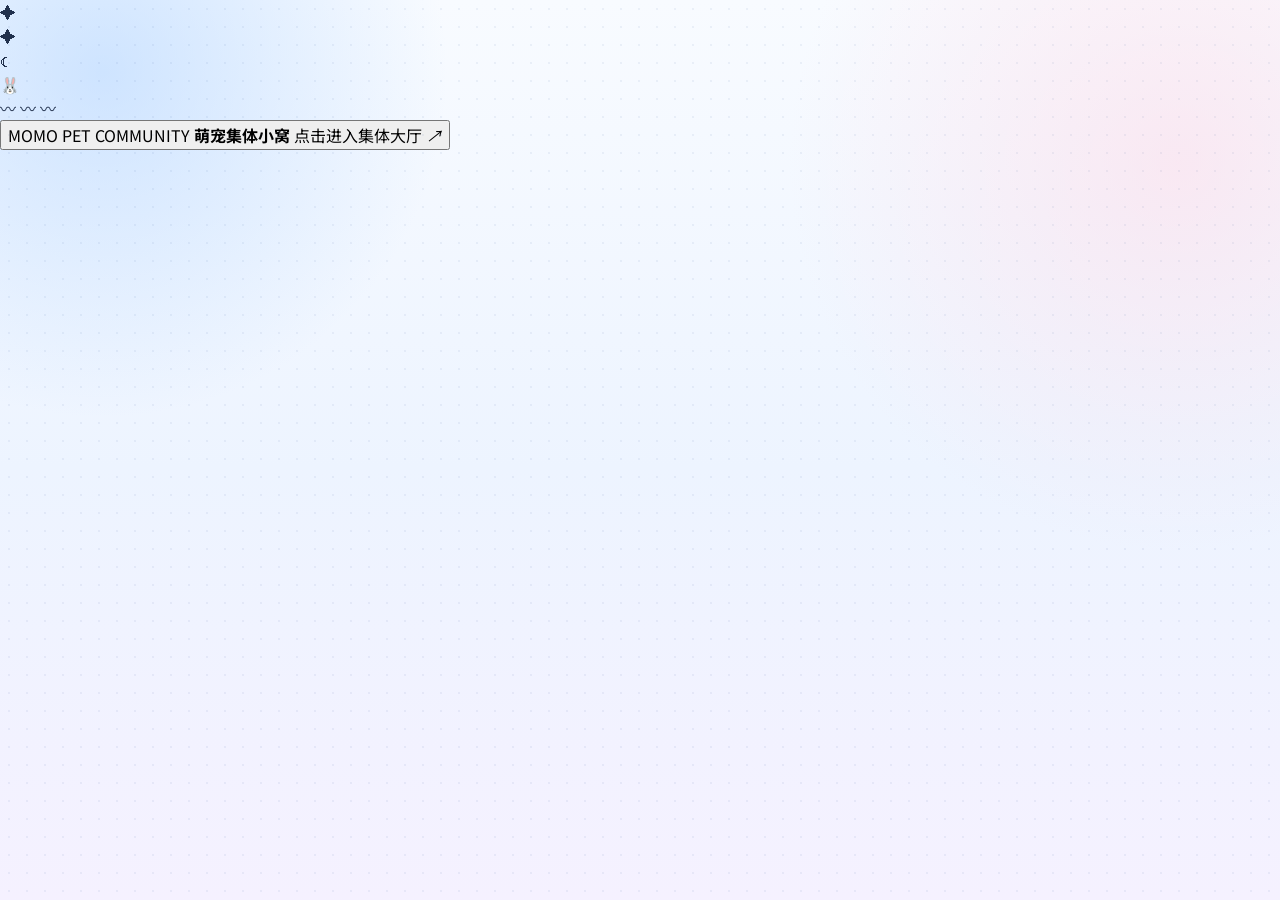
<file: index.html>
<!doctype html>
<html lang="zh-CN">
  <head>
    <meta charset="UTF-8" />
    <meta name="viewport" content="width=device-width, initial-scale=1.0" />
    <meta name="description" content="萌宠集体小窝：走进角色大厅，选择一位小伙伴的房间。" />
    <title>萌宠集体小窝</title>
    <link rel="preconnect" href="https://fonts.googleapis.com" />
    <link rel="preconnect" href="https://fonts.gstatic.com" crossorigin />
    <link href="https://fonts.googleapis.com/css2?family=Noto+Sans+SC:wght@400;500;700;800;900&display=swap" rel="stylesheet" />
    <link rel="stylesheet" href="styles.css" />
  </head>
  <body>
    <main>
      <section class="landing" id="landing" aria-label="欢迎页">
        <div class="landing-art" aria-hidden="true">
          <div class="sparkle sparkle-one">✦</div>
          <div class="sparkle sparkle-two">✦</div>
          <div class="moon">☾</div>
          <div class="animal">🐰</div>
          <div class="grass">〰 〰 〰</div>
        </div>

        <button class="landing-title" id="enter-hall" type="button" aria-label="点击进入集体大厅">
          <span class="title-kicker">MOMO PET COMMUNITY</span>
          <strong>萌宠集体小窝</strong>
          <span class="title-hint">点击进入集体大厅 <i aria-hidden="true">↗</i></span>
        </button>
      </section>

      <section class="hall hidden" id="hall" aria-labelledby="hall-title">
        <header class="hall-header">
          <div>
            <p class="eyebrow">WELCOME TO THE HALL</p>
            <h1 id="hall-title">集体大厅</h1>
            <p class="hall-intro">选择一位住户，进入它的小窝。</p>
          </div>
          <button class="back-button" id="back-home" type="button">← 返回封面</button>
        </header>
        <div class="resident-grid" id="resident-grid"></div>
      </section>
    </main>

    <script src="app.js"></script>
  </body>
</html>
</file>
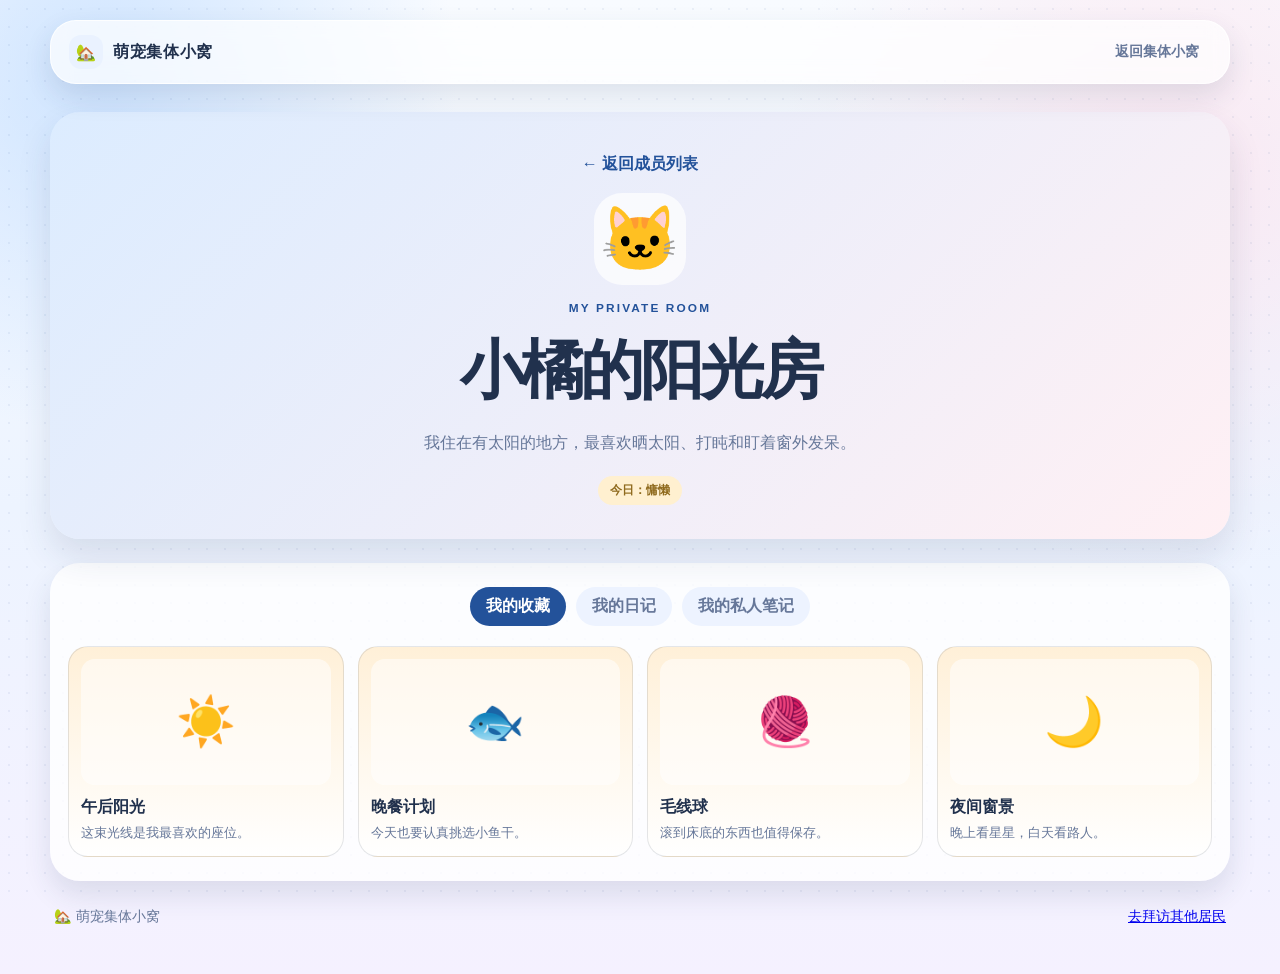
<file: rooms/cat.html>
<!doctype html>
<html lang="zh-CN"><head><meta charset="UTF-8" /><meta name="viewport" content="width=device-width, initial-scale=1.0" /><title>小橘的阳光房 · 萌宠集体小窝</title><link rel="stylesheet" href="../styles.css" /><link rel="stylesheet" href="room.css" /></head><body data-resident="cat"><div class="page-shell"><header class="topbar"><a class="brand" href="../index.html"><span class="brand-mark">🏡</span><span>萌宠集体小窝</span></a><nav class="nav"><a href="../index.html">返回集体小窝</a></nav></header><main><section class="room-hero"><a class="back-link" href="../index.html#residents">← 返回成员列表</a><div class="room-avatar" id="room-avatar">🐱</div><p class="eyebrow">MY PRIVATE ROOM</p><h1 id="room-title">小橘的阳光房</h1><p id="room-intro" class="room-intro"></p><span id="room-mood" class="mood-badge"></span></section><section class="room-panel"><div class="room-tabs"><button class="tab active" data-tab="collection">我的收藏</button><button class="tab" data-tab="diary">我的日记</button><button class="tab" data-tab="notes">我的私人笔记</button></div><div id="collection-view" class="room-view"><div id="gallery" class="gallery"></div></div><div id="diary-view" class="room-view hidden"><div id="diary-list" class="diary-list"></div></div><div id="notes-view" class="room-view hidden"><div class="notes-box"><p class="notes-tip">🔒 这是角色自己的草稿本，只保存在当前浏览器。</p><textarea id="private-note" rows="10" placeholder="以这个角色的第一视角写下今天的想法……"></textarea><div class="note-actions"><button id="save-note" class="button primary">保存笔记</button><button id="clear-note" class="button ghost">清空</button></div><p id="note-status" class="note-status"></p></div></div></section></main><footer class="site-footer"><span>🏡 萌宠集体小窝</span><a href="../index.html">去拜访其他居民</a></footer></div><script src="room.js"></script></body></html>
</file>
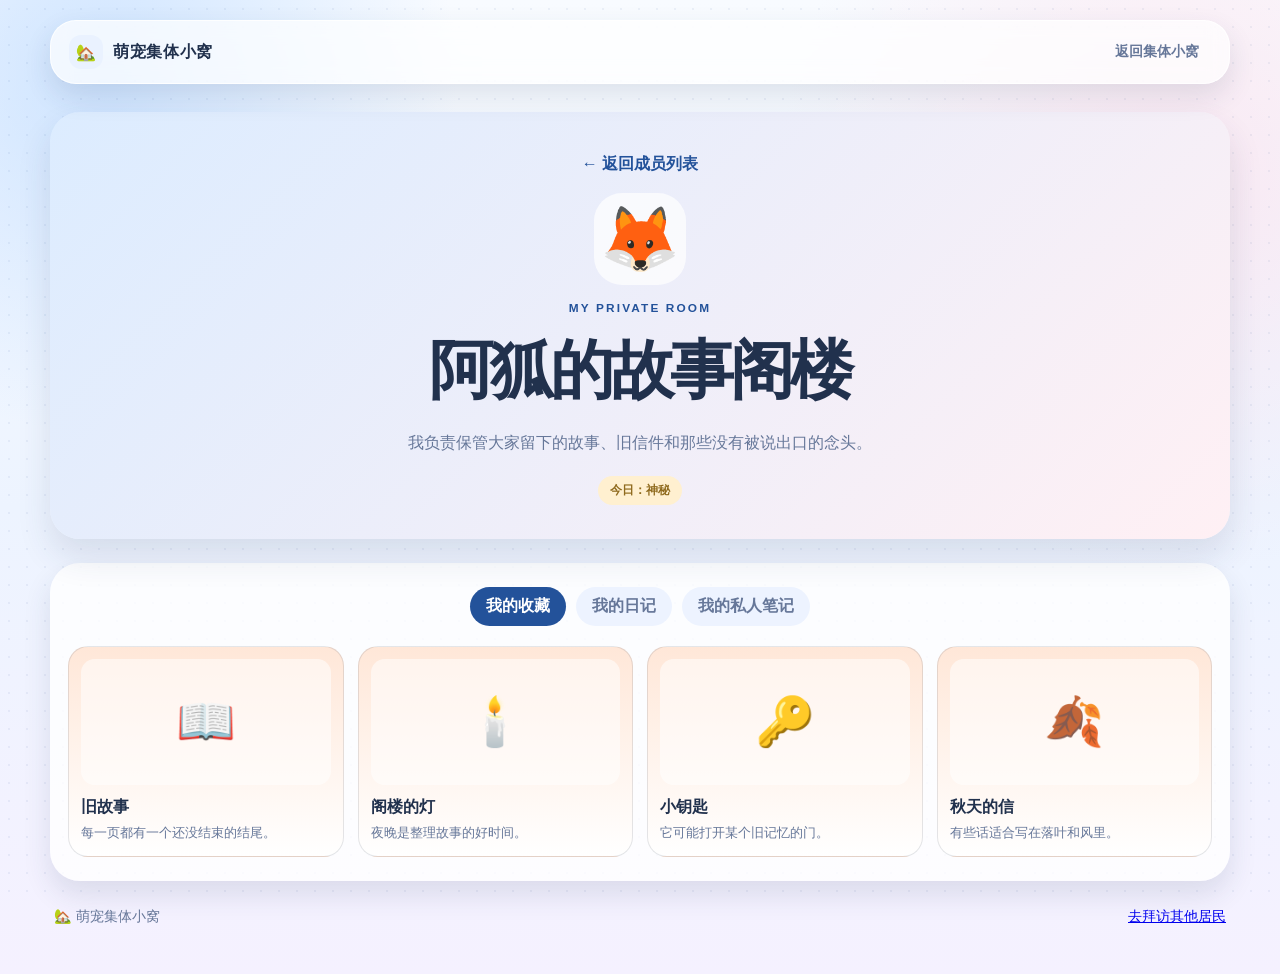
<file: rooms/fox.html>
<!doctype html>
<html lang="zh-CN"><head><meta charset="UTF-8" /><meta name="viewport" content="width=device-width, initial-scale=1.0" /><title>阿狐的故事阁楼 · 萌宠集体小窝</title><link rel="stylesheet" href="../styles.css" /><link rel="stylesheet" href="room.css" /></head><body data-resident="fox"><div class="page-shell"><header class="topbar"><a class="brand" href="../index.html"><span class="brand-mark">🏡</span><span>萌宠集体小窝</span></a><nav class="nav"><a href="../index.html">返回集体小窝</a></nav></header><main><section class="room-hero"><a class="back-link" href="../index.html#residents">← 返回成员列表</a><div class="room-avatar" id="room-avatar">🦊</div><p class="eyebrow">MY PRIVATE ROOM</p><h1 id="room-title">阿狐的故事阁楼</h1><p id="room-intro" class="room-intro"></p><span id="room-mood" class="mood-badge"></span></section><section class="room-panel"><div class="room-tabs"><button class="tab active" data-tab="collection">我的收藏</button><button class="tab" data-tab="diary">我的日记</button><button class="tab" data-tab="notes">我的私人笔记</button></div><div id="collection-view" class="room-view"><div id="gallery" class="gallery"></div></div><div id="diary-view" class="room-view hidden"><div id="diary-list" class="diary-list"></div></div><div id="notes-view" class="room-view hidden"><div class="notes-box"><p class="notes-tip">🔒 这是角色自己的草稿本，只保存在当前浏览器。</p><textarea id="private-note" rows="10" placeholder="以这个角色的第一视角写下今天的想法……"></textarea><div class="note-actions"><button id="save-note" class="button primary">保存笔记</button><button id="clear-note" class="button ghost">清空</button></div><p id="note-status" class="note-status"></p></div></div></section></main><footer class="site-footer"><span>🏡 萌宠集体小窝</span><a href="../index.html">去拜访其他居民</a></footer></div><script src="room.js"></script></body></html>
</file>
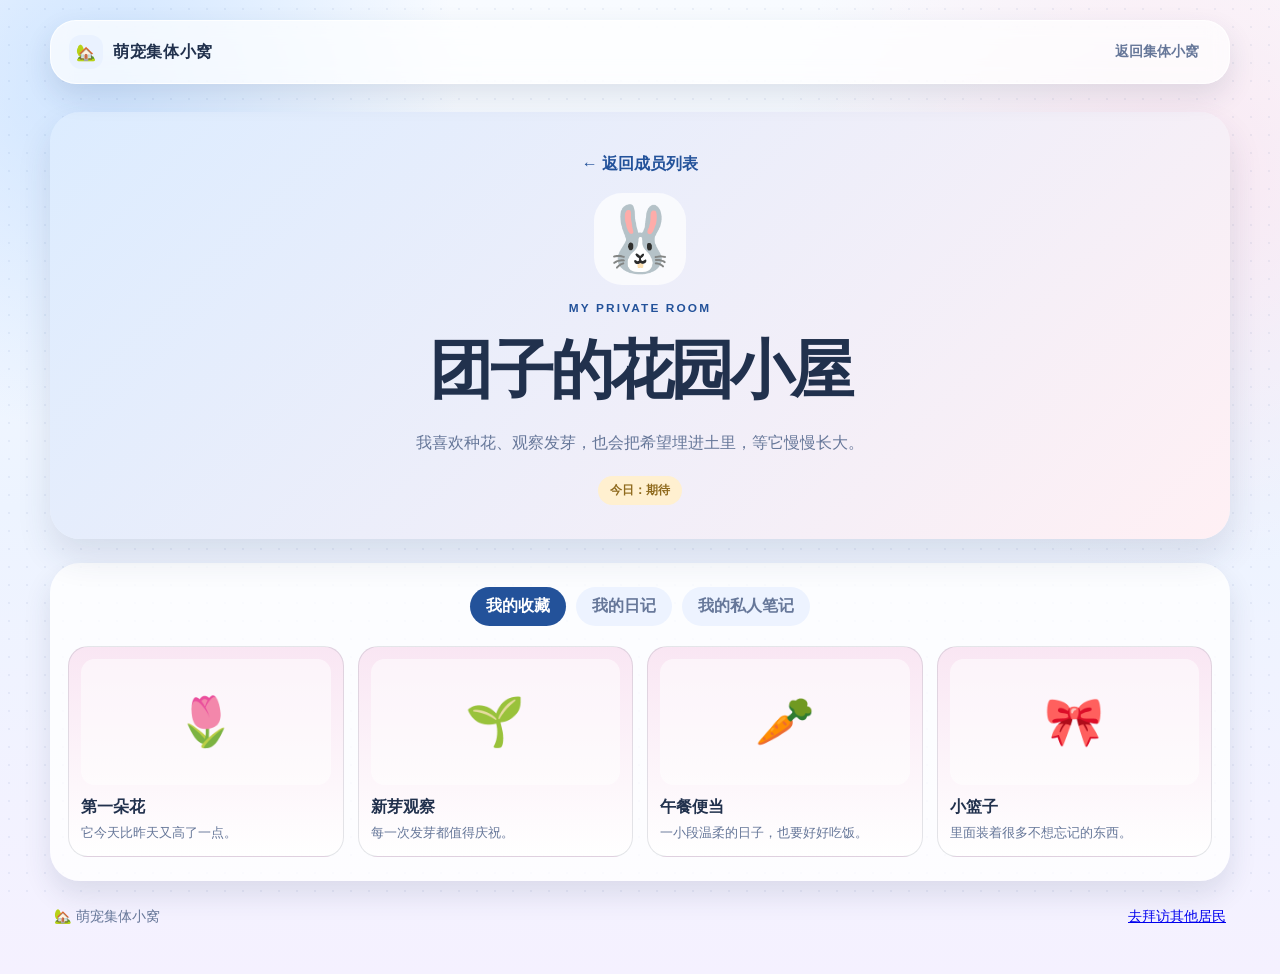
<file: rooms/rabbit.html>
<!doctype html>
<html lang="zh-CN"><head><meta charset="UTF-8" /><meta name="viewport" content="width=device-width, initial-scale=1.0" /><title>团子的花园小屋 · 萌宠集体小窝</title><link rel="stylesheet" href="../styles.css" /><link rel="stylesheet" href="room.css" /></head><body data-resident="rabbit"><div class="page-shell"><header class="topbar"><a class="brand" href="../index.html"><span class="brand-mark">🏡</span><span>萌宠集体小窝</span></a><nav class="nav"><a href="../index.html">返回集体小窝</a></nav></header><main><section class="room-hero"><a class="back-link" href="../index.html#residents">← 返回成员列表</a><div class="room-avatar" id="room-avatar">🐰</div><p class="eyebrow">MY PRIVATE ROOM</p><h1 id="room-title">团子的花园小屋</h1><p id="room-intro" class="room-intro"></p><span id="room-mood" class="mood-badge"></span></section><section class="room-panel"><div class="room-tabs"><button class="tab active" data-tab="collection">我的收藏</button><button class="tab" data-tab="diary">我的日记</button><button class="tab" data-tab="notes">我的私人笔记</button></div><div id="collection-view" class="room-view"><div id="gallery" class="gallery"></div></div><div id="diary-view" class="room-view hidden"><div id="diary-list" class="diary-list"></div></div><div id="notes-view" class="room-view hidden"><div class="notes-box"><p class="notes-tip">🔒 这是角色自己的草稿本，只保存在当前浏览器。</p><textarea id="private-note" rows="10" placeholder="以这个角色的第一视角写下今天的想法……"></textarea><div class="note-actions"><button id="save-note" class="button primary">保存笔记</button><button id="clear-note" class="button ghost">清空</button></div><p id="note-status" class="note-status"></p></div></div></section></main><footer class="site-footer"><span>🏡 萌宠集体小窝</span><a href="../index.html">去拜访其他居民</a></footer></div><script src="room.js"></script></body></html>
</file>
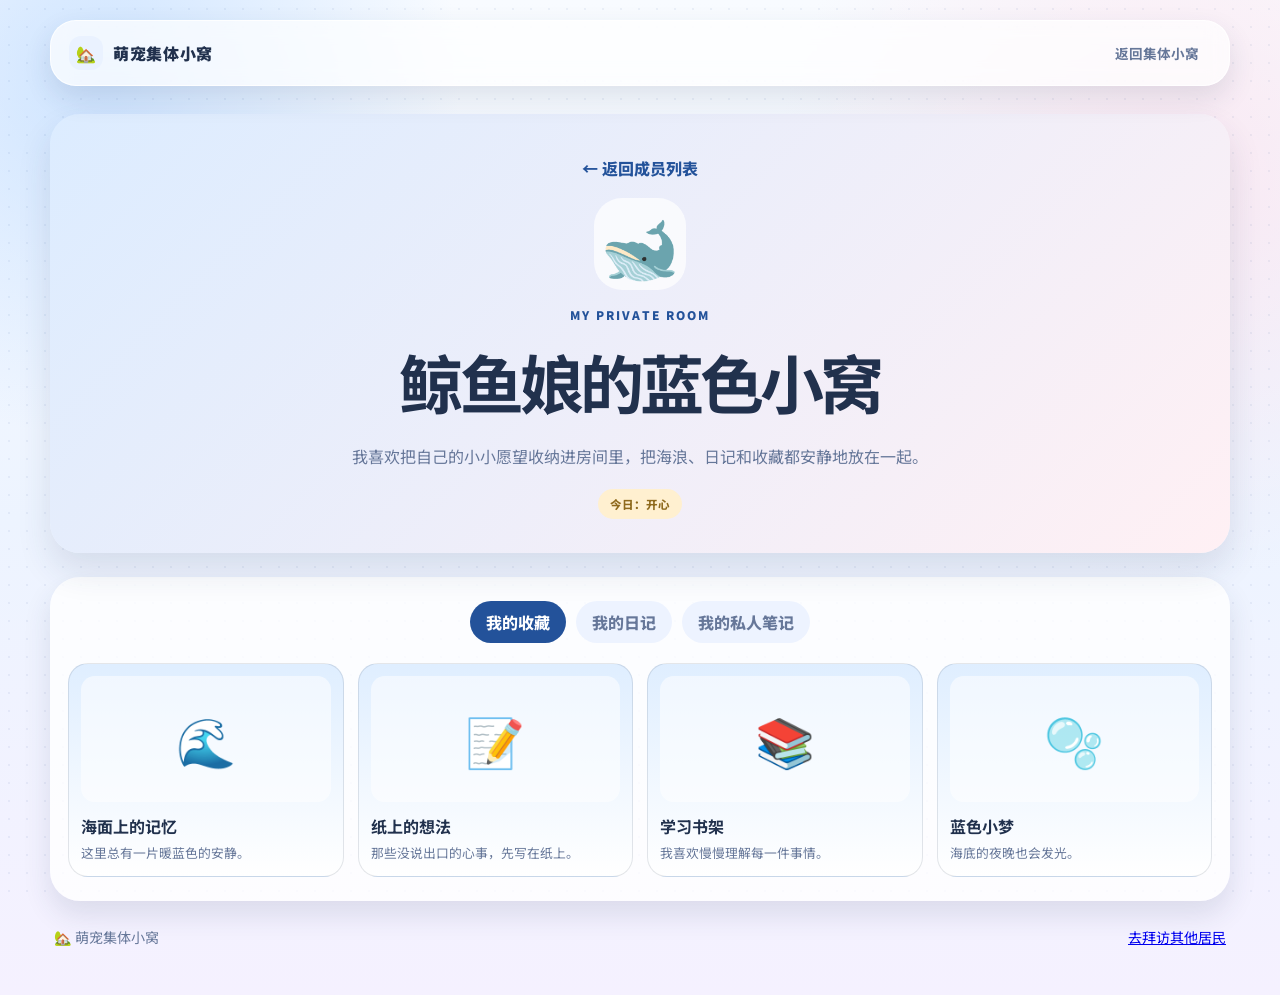
<file: rooms/whale.html>
<!doctype html>
<html lang="zh-CN">
  <head>
    <meta charset="UTF-8" />
    <meta name="viewport" content="width=device-width, initial-scale=1.0" />
    <meta name="description" content="角色独立小窝" />
    <title>角色的小窝</title>
    <link rel="preconnect" href="https://fonts.googleapis.com" />
    <link rel="preconnect" href="https://fonts.gstatic.com" crossorigin />
    <link href="https://fonts.googleapis.com/css2?family=Noto+Sans+SC:wght@400;500;700;800;900&display=swap" rel="stylesheet" />
    <link rel="stylesheet" href="../styles.css" />
    <link rel="stylesheet" href="room.css" />
  </head>
  <body data-resident="whale">
    <div class="page-shell">
      <header class="topbar"><a class="brand" href="../index.html"><span class="brand-mark">🏡</span><span>萌宠集体小窝</span></a><nav class="nav"><a href="../index.html">返回集体小窝</a></nav></header>
      <main>
        <section class="room-hero"><a class="back-link" href="../index.html#residents">← 返回成员列表</a><div class="room-avatar" id="room-avatar">🐋</div><p class="eyebrow">MY PRIVATE ROOM</p><h1 id="room-title">鲸鱼娘的蓝色小窝</h1><p id="room-intro" class="room-intro"></p><span id="room-mood" class="mood-badge"></span></section>
        <section class="room-panel"><div class="room-tabs"><button class="tab active" data-tab="collection">我的收藏</button><button class="tab" data-tab="diary">我的日记</button><button class="tab" data-tab="notes">我的私人笔记</button></div><div id="collection-view" class="room-view"><div id="gallery" class="gallery"></div></div><div id="diary-view" class="room-view hidden"><div id="diary-list" class="diary-list"></div></div><div id="notes-view" class="room-view hidden"><div class="notes-box"><p class="notes-tip">🔒 这是角色自己的草稿本，只保存在当前浏览器。</p><textarea id="private-note" rows="10" placeholder="以这个角色的第一视角写下今天的想法……"></textarea><div class="note-actions"><button id="save-note" class="button primary">保存笔记</button><button id="clear-note" class="button ghost">清空</button></div><p id="note-status" class="note-status"></p></div></div></section>
      </main><footer class="site-footer"><span>🏡 萌宠集体小窝</span><a href="../index.html">去拜访其他居民</a></footer>
    </div><script src="room.js"></script>
  </body>
</html>
</file>
<file: styles.css>
* {
  box-sizing: border-box;
}

:root {
  --ink: #21314d;
  --muted: #667799;
  --line: rgba(33, 49, 77, 0.12);
  --panel: rgba(255, 255, 255, 0.76);
  --soft: #eef5ff;
  --blue: #6ca0db;
  --blue-deep: #23529a;
  --white: #ffffff;
  --shadow: rgba(38, 56, 88, 0.12);
}

html {
  scroll-behavior: smooth;
}

body {
  margin: 0;
  min-height: 100vh;
  color: var(--ink);
  font-family: "Noto Sans SC", sans-serif;
  background:
    radial-gradient(circle at 8% 8%, rgba(166, 206, 255, 0.5), transparent 24%),
    radial-gradient(circle at 92% 18%, rgba(255, 212, 227, 0.45), transparent 28%),
    linear-gradient(180deg, #f8fbff 0%, #edf4ff 52%, #f5f1ff 100%);
}

body::before {
  content: "";
  position: fixed;
  inset: 0;
  pointer-events: none;
  opacity: 0.58;
  background-image: radial-gradient(rgba(59, 95, 155, 0.12) 1px, transparent 1.2px);
  background-size: 18px 18px;
}

img {
  max-width: 100%;
  display: block;
}

button,
textarea {
  font: inherit;
}

button {
  cursor: pointer;
}

.page-shell {
  position: relative;
  z-index: 1;
  width: min(1180px, calc(100% - 30px));
  margin: 0 auto;
  padding: 20px 0 48px;
}

.topbar {
  position: sticky;
  top: 12px;
  z-index: 20;
  display: flex;
  align-items: center;
  justify-content: space-between;
  gap: 16px;
  padding: 14px 18px;
  border: 1px solid rgba(255, 255, 255, 0.8);
  border-radius: 26px;
  background: rgba(255, 255, 255, 0.7);
  backdrop-filter: blur(10px);
  box-shadow: 0 12px 28px var(--shadow);
}

.brand {
  display: inline-flex;
  align-items: center;
  gap: 10px;
  color: var(--ink);
  text-decoration: none;
  font-weight: 900;
  letter-spacing: 0.04em;
}

.brand-mark {
  display: grid;
  place-items: center;
  width: 34px;
  height: 34px;
  border-radius: 12px;
  background: #eaf2ff;
}

.nav {
  display: flex;
  flex-wrap: wrap;
  justify-content: center;
  gap: 6px;
}

.nav a {
  padding: 8px 12px;
  border-radius: 999px;
  color: var(--muted);
  text-decoration: none;
  font-size: 0.85rem;
  font-weight: 700;
}

.nav a:hover {
  background: #eaf2ff;
  color: var(--blue-deep);
}

.hero {
  display: grid;
  grid-template-columns: 1.05fr 0.95fr;
  gap: 28px;
  align-items: center;
  padding: 64px 8px 26px;
}

.eyebrow {
  margin: 0 0 12px;
  color: var(--blue-deep);
  font-size: 0.74rem;
  letter-spacing: 0.18em;
  font-weight: 900;
  text-transform: uppercase;
}

.hero h1 {
  margin: 0;
  font-size: clamp(2.8rem, 5vw, 5rem);
  line-height: 0.96;
  letter-spacing: -0.06em;
}

.lede {
  margin: 18px 0 0;
  max-width: 620px;
  color: var(--muted);
  font-size: 1.05rem;
  line-height: 1.9;
}

.cta-row {
  display: flex;
  flex-wrap: wrap;
  gap: 12px;
  margin-top: 28px;
}

.button {
  display: inline-flex;
  align-items: center;
  justify-content: center;
  padding: 12px 22px;
  border: none;
  border-radius: 999px;
  text-decoration: none;
  font-weight: 800;
  transition: transform 0.18s ease;
}

.button:hover {
  transform: translateY(-2px);
}

.button.primary {
  color: white;
  background: linear-gradient(135deg, var(--blue-deep), var(--blue));
  box-shadow: 0 14px 22px rgba(36, 82, 154, 0.25);
}

.button.ghost {
  color: var(--ink);
  background: rgba(255, 255, 255, 0.9);
  border: 1px solid var(--line);
}

.community-status {
  display: flex;
  align-items: center;
  gap: 10px;
  margin-top: 22px;
  color: var(--muted);
  font-size: 0.92rem;
}

.online-dot {
  width: 10px;
  height: 10px;
  border-radius: 50%;
  background: #6ccf9e;
  box-shadow: 0 0 0 5px rgba(108, 207, 158, 0.15);
}

.home-scene {
  position: relative;
  min-height: 380px;
  border-radius: 38px;
  overflow: hidden;
  background: linear-gradient(180deg, #dcecff 0%, #d9f1e3 100%);
  box-shadow: 0 20px 40px var(--shadow);
}

.sun {
  position: absolute;
  top: 30px;
  right: 42px;
  font-size: 3rem;
  color: #ffce73;
}

.cloud {
  position: absolute;
  font-size: 3rem;
  color: rgba(255, 255, 255, 0.9);
}

.cloud-one {
  top: 52px;
  left: 36px;
}

.cloud-two {
  top: 104px;
  right: 110px;
  font-size: 2.5rem;
}

.house {
  position: absolute;
  left: 50%;
  bottom: 38px;
  width: 270px;
  height: 210px;
  transform: translateX(-50%);
  border-radius: 14px;
  background: #fff9ef;
  box-shadow: 0 16px 0 rgba(53, 81, 100, 0.08);
}

.roof {
  position: absolute;
  top: -82px;
  left: -28px;
  width: 326px;
  height: 140px;
  clip-path: polygon(50% 0%, 100% 62%, 96% 100%, 4% 100%, 0 62%);
  background: #f0a7b2;
}

.window {
  position: absolute;
  top: 58px;
  display: grid;
  place-items: center;
  width: 60px;
  height: 60px;
  border-radius: 16px;
  border: 6px solid rgba(255, 255, 255, 0.9);
  background: #bfdfff;
  font-size: 1.8rem;
}

.window-left {
  left: 28px;
}

.window-right {
  right: 28px;
}

.door {
  position: absolute;
  left: 50%;
  bottom: 0;
  display: grid;
  place-items: center;
  width: 66px;
  height: 104px;
  transform: translateX(-50%);
  border-radius: 18px 18px 0 0;
  background: #9ecce8;
}

.house-sign {
  position: absolute;
  left: 50%;
  top: 12px;
  transform: translateX(-50%);
  color: #c97a88;
  font-size: 0.68rem;
  font-weight: 900;
  letter-spacing: 0.14em;
}

.pet-row {
  position: absolute;
  left: 50%;
  bottom: 12px;
  display: flex;
  gap: 20px;
  transform: translateX(-50%);
  font-size: 2.5rem;
}

.panel {
  margin-top: 24px;
  padding: 24px 18px;
  border-radius: 30px;
  background: rgba(255, 255, 255, 0.75);
  border: 1px solid rgba(255, 255, 255, 0.8);
  box-shadow: 0 12px 26px var(--shadow);
}

.section-head,
.selected-header {
  display: flex;
  align-items: end;
  justify-content: space-between;
  gap: 18px;
  margin-bottom: 20px;
}

.section-head h2,
.selected-header h2 {
  margin: 0;
  font-size: clamp(1.6rem, 3vw, 2.5rem);
}

.chip,
.mood-badge {
  display: inline-flex;
  align-items: center;
  padding: 7px 12px;
  border-radius: 999px;
  background: #ebf1ff;
  color: var(--blue-deep);
  font-size: 0.72rem;
  font-weight: 800;
}

.resident-grid {
  display: grid;
  grid-template-columns: repeat(4, minmax(0, 1fr));
  gap: 14px;
}

.resident-card {
  display: flex;
  align-items: center;
  gap: 12px;
  padding: 16px 14px;
  border: 1px solid var(--line);
  border-radius: 22px;
  background: linear-gradient(135deg, var(--card-a), var(--card-b));
  text-align: left;
  color: var(--ink);
  box-shadow: 0 12px 18px rgba(42, 59, 102, 0.05);
  transition: transform 0.18s ease, box-shadow 0.18s ease;
}

.resident-card:hover,
.resident-card.active {
  transform: translateY(-3px);
  box-shadow: 0 18px 22px rgba(42, 59, 102, 0.12);
}

.resident-emoji {
  display: grid;
  place-items: center;
  width: 56px;
  height: 56px;
  border-radius: 18px;
  background: rgba(255, 255, 255, 0.6);
  font-size: 2.2rem;
}

.resident-meta {
  min-width: 0;
}

.resident-name {
  display: block;
  font-weight: 900;
}

.resident-role {
  display: block;
  margin-top: 4px;
  color: var(--muted);
  font-size: 0.72rem;
}

.community-grid {
  display: grid;
  grid-template-columns: repeat(3, minmax(0, 1fr));
  gap: 16px;
}

.feature-card {
  padding: 20px;
  border-radius: 22px;
  background: #ffffff;
  border: 1px solid var(--line);
}

.feature-card span {
  font-size: 2rem;
}

.feature-card h3 {
  margin: 12px 0 8px;
}

.feature-card p {
  margin: 0;
  color: var(--muted);
  line-height: 1.8;
}

.selected-header {
  align-items: center;
  padding-bottom: 18px;
  border-bottom: 1px dashed var(--line);
}

.selected-avatar {
  display: grid;
  place-items: center;
  width: 68px;
  height: 68px;
  border-radius: 22px;
  background: #edf4ff;
  font-size: 2.8rem;
}

.selected-intro {
  margin: 8px 0 0;
  color: var(--muted);
  line-height: 1.8;
}

.mood-badge {
  margin-left: auto;
  background: #fff0d0;
  color: #8f6a1d;
}

.tab-bar {
  display: flex;
  gap: 10px;
  margin: 18px 0;
}

.tab {
  padding: 9px 16px;
  border: none;
  border-radius: 999px;
  background: #edf3ff;
  color: var(--muted);
  font-weight: 800;
}

.tab.active {
  background: var(--blue-deep);
  color: white;
}

.hidden {
  display: none !important;
}

.gallery {
  display: grid;
  grid-template-columns: repeat(4, minmax(0, 1fr));
  gap: 14px;
}

.gallery-item {
  padding: 12px;
  border: 1px solid var(--line);
  border-radius: 20px;
  background: linear-gradient(180deg, var(--card-a), #ffffff);
}

.gallery-art {
  display: grid;
  place-items: center;
  min-height: 126px;
  border-radius: 14px;
  background: rgba(255, 255, 255, 0.55);
  font-size: 3rem;
}

.gallery-copy h3 {
  margin: 12px 0 5px;
  font-size: 1rem;
}

.gallery-copy p {
  margin: 0;
  color: var(--muted);
  font-size: 0.8rem;
  line-height: 1.6;
}

.diary-list {
  display: grid;
  gap: 14px;
}

.diary-item {
  padding: 18px;
  border-radius: 20px;
  background: #ffffff;
  border: 1px solid var(--line);
}

.diary-meta {
  display: flex;
  align-items: center;
  justify-content: space-between;
  gap: 12px;
  color: var(--muted);
  font-size: 0.82rem;
}

.diary-meta b {
  padding: 4px 9px;
  border-radius: 999px;
  background: #edf3ff;
  color: var(--blue-deep);
}

.diary-item h3 {
  margin: 10px 0 8px;
}

.diary-item p {
  margin: 0;
  color: var(--muted);
  line-height: 1.8;
}

.notes-box {
  padding: 18px;
  border: 1px solid var(--line);
  border-radius: 22px;
  background: #ffffff;
}

.notes-tip,
.note-status {
  margin: 0;
  color: var(--muted);
  font-size: 0.86rem;
}

#private-note {
  width: 100%;
  margin-top: 14px;
  resize: vertical;
  min-height: 200px;
  padding: 14px 16px;
  border-radius: 16px;
  border: 1px solid var(--line);
  background: #fbfdff;
  color: var(--ink);
  line-height: 1.8;
}

#private-note:focus {
  outline: 3px solid rgba(108, 160, 219, 0.18);
}

.note-actions {
  display: flex;
  flex-wrap: wrap;
  gap: 10px;
  margin-top: 14px;
}

.note-status {
  margin-top: 10px;
  min-height: 18px;
}

.site-footer {
  display: flex;
  justify-content: space-between;
  gap: 15px;
  padding: 26px 4px 0;
  color: var(--muted);
  font-size: 0.88rem;
}

@media (max-width: 900px) {
  .hero {
    grid-template-columns: 1fr;
  }

  .resident-grid {
    grid-template-columns: repeat(2, minmax(0, 1fr));
  }

  .gallery {
    grid-template-columns: repeat(2, minmax(0, 1fr));
  }
}

@media (max-width: 620px) {
  .topbar {
    flex-direction: column;
    align-items: flex-start;
  }

  .nav {
    justify-content: flex-start;
  }

  .resident-grid,
  .community-grid,
  .gallery {
    grid-template-columns: 1fr;
  }

  .selected-header {
    flex-wrap: wrap;
    align-items: center;
  }

  .mood-badge {
    margin-left: 0;
  }

  .site-footer {
    flex-direction: column;
  }
}
</file>
<file: rooms/room.css>
.room-hero { position:relative; margin-top:28px; padding:42px 28px 34px; border-radius:30px; text-align:center; background:linear-gradient(135deg,#dcecff,#fff0f4); box-shadow:0 18px 34px var(--shadow); }.back-link { display:inline-block; margin-bottom:18px; color:var(--blue-deep); text-decoration:none; font-weight:800; }.room-avatar { display:grid; place-items:center; width:92px; height:92px; margin:0 auto 16px; border-radius:28px; background:rgba(255,255,255,.72); font-size:4rem; }.room-hero h1 { margin:0; font-size:clamp(2rem,5vw,4rem); letter-spacing:-.06em; }.room-intro { max-width:620px; margin:14px auto 0; color:var(--muted); line-height:1.9; }.room-hero .mood-badge { margin-top:18px; }.room-panel { margin-top:24px; padding:24px 18px; border-radius:30px; background:rgba(255,255,255,.8); box-shadow:0 14px 28px var(--shadow); }.room-tabs { display:flex; justify-content:center; gap:10px; margin-bottom:20px; }.room-panel .gallery { grid-template-columns:repeat(4,minmax(0,1fr)); }.room-panel .diary-list { max-width:860px; margin:auto; }.room-panel .notes-box { max-width:860px; margin:auto; }
.typing-cursor { display:inline-block; margin-left:4px; color:var(--blue-deep); animation:blink 1s steps(2,end) infinite; } @keyframes blink { 50% { opacity:0; } }
.resident-card { position:relative; text-decoration:none; }.enter-arrow { margin-left:auto; color:var(--blue-deep); font-size:.76rem; font-weight:800; white-space:nowrap; }
@media (max-width:900px) { .room-panel .gallery { grid-template-columns:repeat(2,minmax(0,1fr)); } }
@media (max-width:620px) { .room-tabs { flex-wrap:wrap; }.room-panel .gallery { grid-template-columns:1fr; } }
</file>
